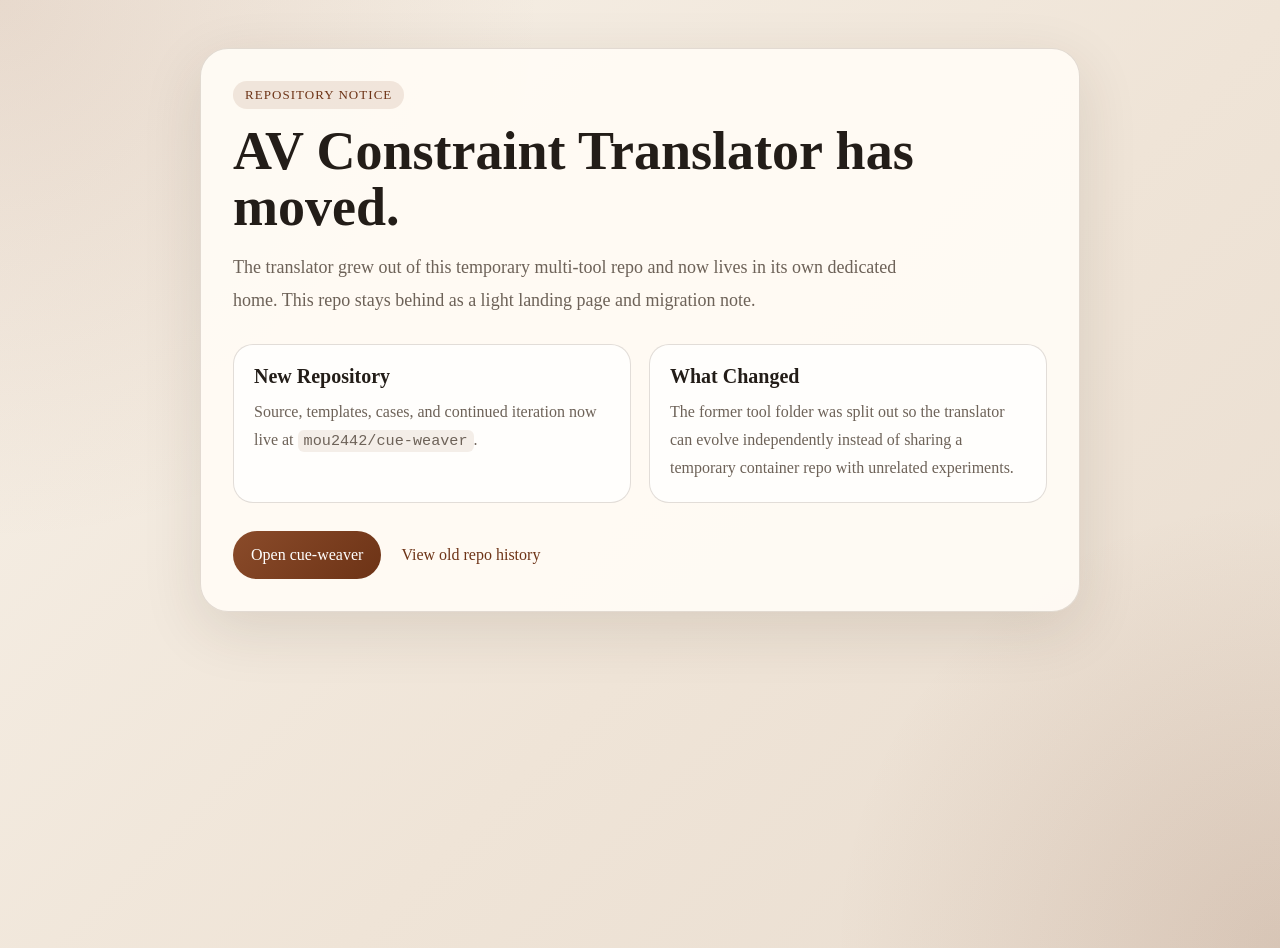
<file: index.html>
<!doctype html>
<html lang="zh-CN">
  <head>
    <meta charset="UTF-8" />
    <meta name="viewport" content="width=device-width, initial-scale=1.0" />
    <title>GPT Repo Notice</title>
    <style>
      :root {
        color-scheme: light;
        --bg: #f4efe7;
        --paper: rgba(255, 251, 245, 0.94);
        --ink: #231d18;
        --muted: #6d6258;
        --line: rgba(95, 74, 55, 0.18);
        --accent: #8a4b2a;
        --accent-strong: #6d3316;
      }

      * {
        box-sizing: border-box;
      }

      body {
        margin: 0;
        min-height: 100vh;
        font-family: "Georgia", "Times New Roman", "Songti SC", serif;
        color: var(--ink);
        background:
          radial-gradient(circle at top left, rgba(138, 75, 42, 0.14), transparent 34%),
          radial-gradient(circle at bottom right, rgba(109, 51, 22, 0.14), transparent 28%),
          linear-gradient(135deg, #f7f1e8, #efe4d7 58%, #e9ddd0);
      }

      main {
        width: min(880px, calc(100% - 32px));
        margin: 48px auto;
        padding: 32px;
        border: 1px solid var(--line);
        border-radius: 28px;
        background: var(--paper);
        box-shadow: 0 18px 60px rgba(60, 42, 28, 0.12);
      }

      h1,
      p {
        margin: 0;
      }

      .eyebrow {
        display: inline-block;
        margin-bottom: 14px;
        padding: 6px 12px;
        border-radius: 999px;
        background: rgba(138, 75, 42, 0.12);
        color: var(--accent-strong);
        font-size: 13px;
        letter-spacing: 0.08em;
        text-transform: uppercase;
      }

      h1 {
        font-size: clamp(32px, 6vw, 54px);
        line-height: 1.04;
        margin-bottom: 16px;
      }

      .lead {
        max-width: 680px;
        font-size: 18px;
        line-height: 1.8;
        color: var(--muted);
      }

      .grid {
        display: grid;
        gap: 18px;
        margin-top: 28px;
      }

      .card {
        padding: 20px;
        border: 1px solid var(--line);
        border-radius: 20px;
        background: rgba(255, 255, 255, 0.7);
      }

      .card h2 {
        margin: 0 0 10px;
        font-size: 20px;
      }

      .card p {
        color: var(--muted);
        line-height: 1.75;
      }

      .actions {
        display: flex;
        flex-wrap: wrap;
        gap: 12px;
        margin-top: 28px;
      }

      a.button {
        display: inline-flex;
        align-items: center;
        justify-content: center;
        min-height: 48px;
        padding: 0 18px;
        border-radius: 999px;
        text-decoration: none;
        color: white;
        background: linear-gradient(135deg, var(--accent), var(--accent-strong));
      }

      a.link {
        display: inline-flex;
        align-items: center;
        min-height: 48px;
        padding: 0 8px;
        color: var(--accent-strong);
        text-decoration: none;
      }

      code {
        padding: 2px 6px;
        border-radius: 6px;
        background: rgba(138, 75, 42, 0.09);
        font-family: "Cascadia Code", "Consolas", monospace;
        font-size: 0.95em;
      }

      @media (min-width: 720px) {
        .grid {
          grid-template-columns: repeat(2, minmax(0, 1fr));
        }
      }
    </style>
  </head>
  <body>
    <main>
      <div class="eyebrow">Repository Notice</div>
      <h1>AV Constraint Translator has moved.</h1>
      <p class="lead">
        The translator grew out of this temporary multi-tool repo and now lives in its own dedicated
        home. This repo stays behind as a light landing page and migration note.
      </p>

      <section class="grid">
        <article class="card">
          <h2>New Repository</h2>
          <p>
            Source, templates, cases, and continued iteration now live at
            <code>mou2442/cue-weaver</code>.
          </p>
        </article>
        <article class="card">
          <h2>What Changed</h2>
          <p>
            The former tool folder was split out so the translator can evolve independently instead of
            sharing a temporary container repo with unrelated experiments.
          </p>
        </article>
      </section>

      <div class="actions">
        <a class="button" href="https://github.com/mou2442/cue-weaver">Open cue-weaver</a>
        <a class="link" href="https://github.com/mou2442/GPT">View old repo history</a>
      </div>
    </main>
  </body>
</html>
</file>
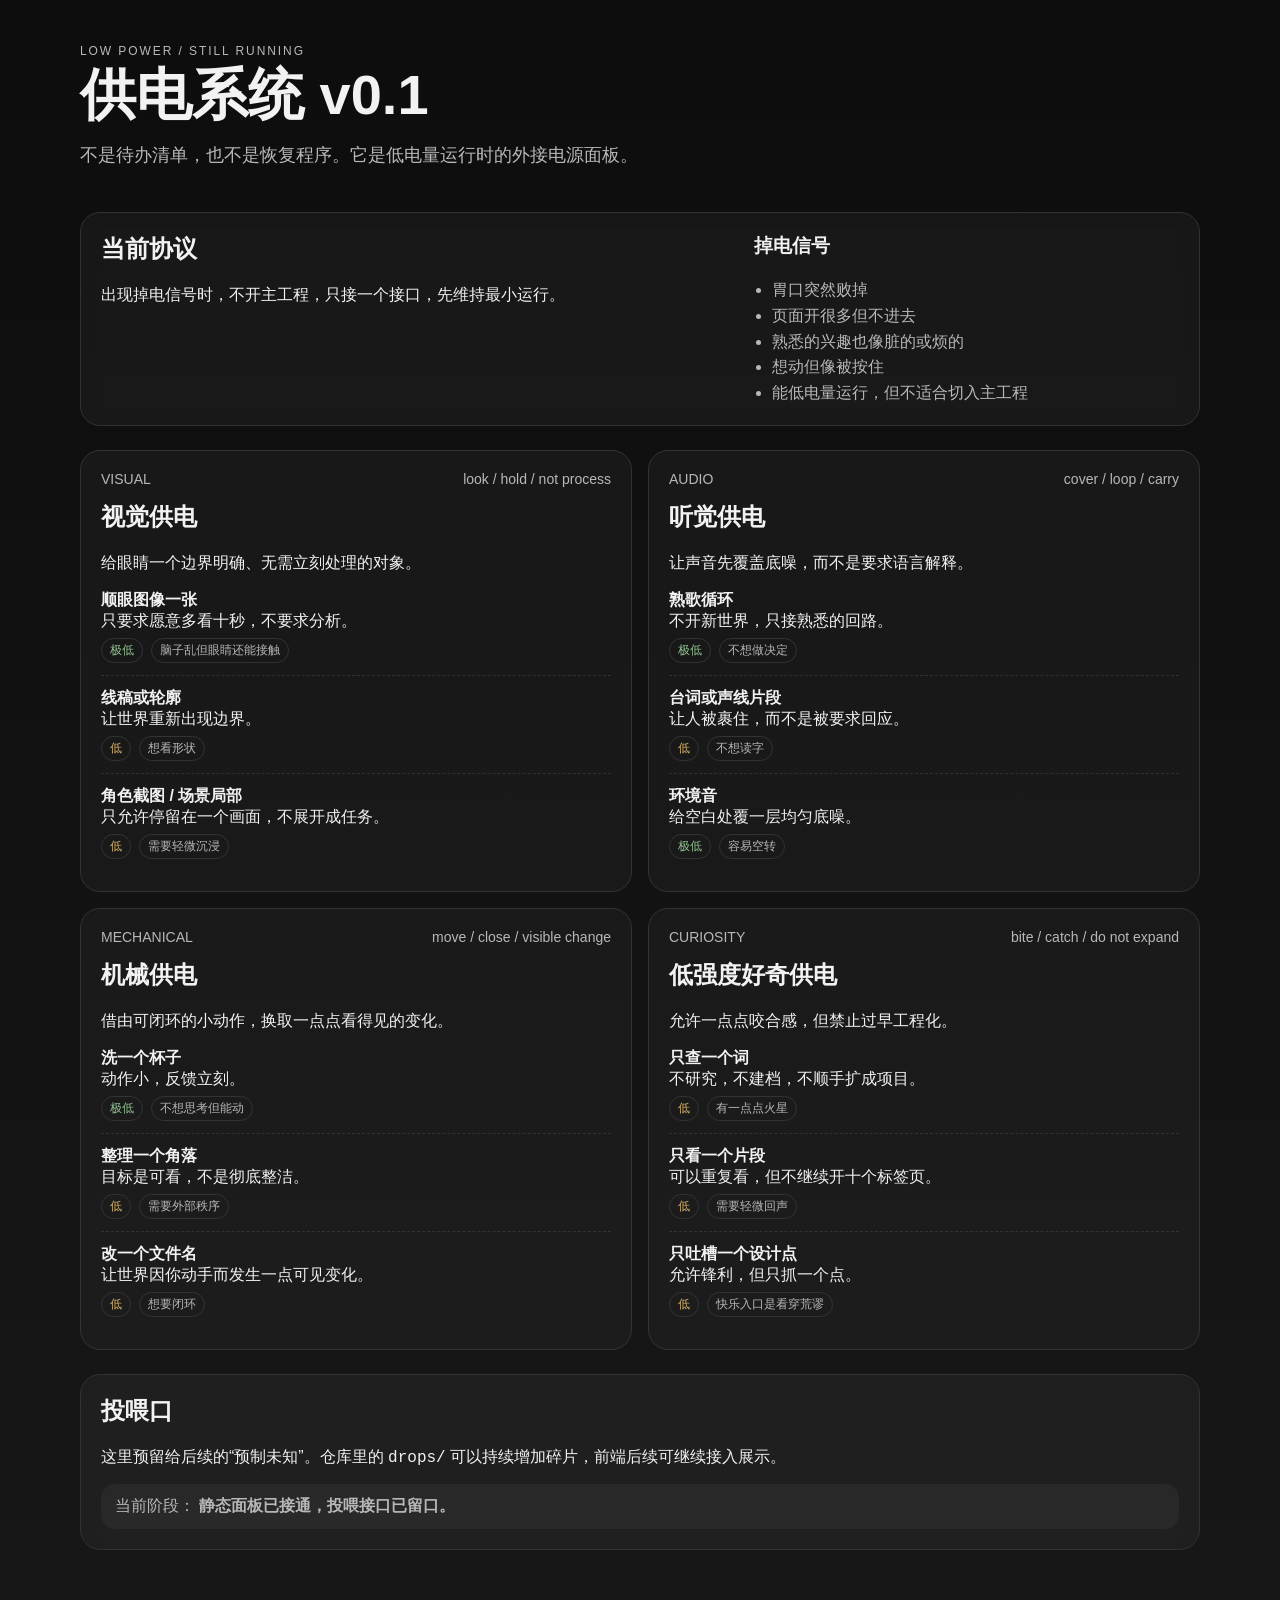
<file: docs/index.html>
<!doctype html>
<html lang="zh-CN">
  <head>
    <meta charset="UTF-8" />
    <meta name="viewport" content="width=device-width, initial-scale=1.0" />
    <title>供电系统 v0.1</title>
    <link rel="stylesheet" href="./styles.css" />
  </head>
  <body>
    <main class="shell">
      <header class="hero">
        <p class="eyebrow">LOW POWER / STILL RUNNING</p>
        <h1>供电系统 v0.1</h1>
        <p class="lede">
          不是待办清单，也不是恢复程序。它是低电量运行时的外接电源面板。
        </p>
      </header>

      <section class="status-panel card">
        <div>
          <h2>当前协议</h2>
          <p id="protocol-text">出现掉电信号时，不开主工程，只接一个接口。</p>
        </div>
        <div class="signal-box">
          <h3>掉电信号</h3>
          <ul id="signals-list"></ul>
        </div>
      </section>

      <section class="grid" id="channel-grid"></section>

      <section class="card drops-card">
        <h2>投喂口</h2>
        <p>
          这里预留给后续的“预制未知”。仓库里的 <code>drops/</code> 可以持续增加碎片，前端后续可继续接入展示。
        </p>
        <div class="hint">
          <span>当前阶段：</span>
          <strong>静态面板已接通，投喂接口已留口。</strong>
        </div>
      </section>
    </main>

    <script src="./app.js"></script>
  </body>
</html>
</file>
<file: docs/styles.css>
:root {
  --bg: #111111;
  --panel: #1a1a1a;
  --line: #333333;
  --text: #f2f2f2;
  --muted: #b8b8b8;
  --accent: #d8d0c2;
  --low: #8fbf8f;
  --mid: #d4b06a;
}

* {
  box-sizing: border-box;
}

body {
  margin: 0;
  font-family: -apple-system, BlinkMacSystemFont, "Segoe UI", sans-serif;
  background: linear-gradient(180deg, #0d0d0d 0%, #171717 100%);
  color: var(--text);
}

code {
  font-family: "SFMono-Regular", Consolas, monospace;
}

.shell {
  width: min(1120px, calc(100% - 32px));
  margin: 0 auto;
  padding: 32px 0 56px;
}

.hero {
  padding: 12px 0 24px;
}

.eyebrow {
  margin: 0 0 8px;
  color: var(--muted);
  letter-spacing: 0.16em;
  font-size: 12px;
}

h1 {
  margin: 0;
  font-size: clamp(32px, 5vw, 56px);
  line-height: 1.05;
}

.lede {
  max-width: 720px;
  margin-top: 16px;
  color: var(--muted);
  font-size: 18px;
  line-height: 1.6;
}

.card {
  background: rgba(255, 255, 255, 0.04);
  border: 1px solid var(--line);
  border-radius: 20px;
  padding: 20px;
  backdrop-filter: blur(8px);
}

.status-panel {
  display: grid;
  grid-template-columns: 1.5fr 1fr;
  gap: 16px;
  margin-bottom: 24px;
}

.signal-box h3,
.card h2,
.channel-card h2 {
  margin-top: 0;
}

#signals-list,
.channel-card ul {
  margin: 0;
  padding-left: 18px;
  color: var(--muted);
  line-height: 1.6;
}

.grid {
  display: grid;
  grid-template-columns: repeat(2, minmax(0, 1fr));
  gap: 16px;
}

.channel-card {
  padding: 20px;
  border-radius: 20px;
  border: 1px solid var(--line);
  background: rgba(255, 255, 255, 0.03);
}

.channel-meta {
  display: flex;
  justify-content: space-between;
  gap: 8px;
  margin-bottom: 14px;
  color: var(--muted);
  font-size: 14px;
}

.item {
  padding: 12px 0;
  border-top: 1px dashed rgba(255, 255, 255, 0.1);
}

.item:first-of-type {
  border-top: 0;
  padding-top: 0;
}

.item-title {
  font-weight: 600;
}

.item-tags {
  margin-top: 6px;
  display: flex;
  flex-wrap: wrap;
  gap: 8px;
}

.tag {
  display: inline-flex;
  padding: 3px 8px;
  border-radius: 999px;
  font-size: 12px;
  border: 1px solid var(--line);
  color: var(--muted);
}

.level-low { color: var(--low); }
.level-mid { color: var(--mid); }

.drops-card {
  margin-top: 24px;
}

.hint {
  margin-top: 14px;
  padding: 12px 14px;
  border-radius: 14px;
  background: rgba(255,255,255,0.04);
  color: var(--muted);
}

@media (max-width: 820px) {
  .status-panel,
  .grid {
    grid-template-columns: 1fr;
  }
}
</file>
